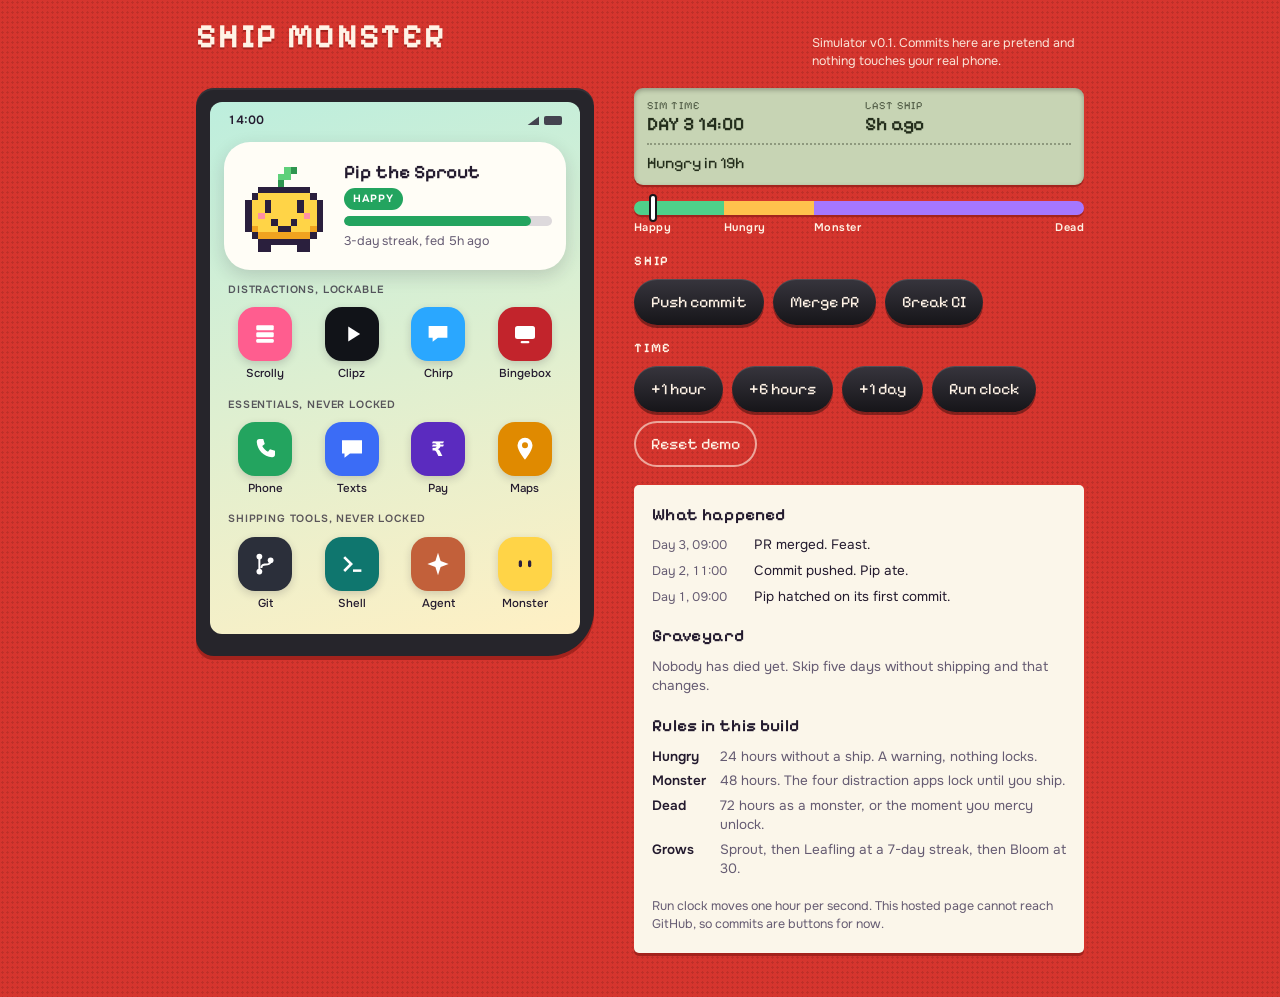
<file: simulator/index.html>
<!DOCTYPE html>
<html lang="en">
<head>
<meta charset="utf-8">
<meta name="viewport" content="width=device-width, initial-scale=1">
<title>Ship Monster Simulator</title>
<link rel="preconnect" href="https://fonts.googleapis.com">
<link rel="preconnect" href="https://fonts.gstatic.com" crossorigin>
<link href="https://fonts.googleapis.com/css2?family=Onest:wght@400;500;600;700&amp;family=Pixelify+Sans:wght@400;600;700&amp;display=swap" rel="stylesheet">
<style>
:root {
  /* layout: the page is the red handheld. Its screen shows the phone, its keys drive shipping and time,
     and a paper leaflet underneath holds the log and the graveyard. One visual world, single theme. */
  --shell: #d5352e;
  --shell-deep: #a3231d;
  --bezel: #26252b;
  --key: #161519;
  --key-top: #37353d;
  --print: #fff3e6;
  --lcd: #c7d4b4;
  --lcd-ink: #232d1b;
  --leaflet: #fbf6ea;
  --ink: #231a2e;
  --ink-soft: #655b72;
  --ok: #23a45f;
  --warn: #e08a00;
  --bad: #e5384b;
  --monster: #8a4dff;
  --display: "Pixelify Sans", "Courier New", monospace;
  --body: "Onest", system-ui, -apple-system, "Segoe UI", Roboto, sans-serif;
  color-scheme: light;
}

* { box-sizing: border-box; }
html, body { margin: 0; }
body {
  background-color: var(--shell);
  background-image: radial-gradient(rgba(0, 0, 0, .11) 1px, transparent 1.3px);
  background-size: 5px 5px;
  color: var(--print);
  font-family: var(--body);
  font-size: 15px;
  line-height: 1.45;
  -webkit-text-size-adjust: 100%;
}
button { font: inherit; color: inherit; cursor: pointer; }
button:focus-visible, .app:focus-visible { outline: 3px solid #fff; outline-offset: 2px; }
canvas { image-rendering: pixelated; image-rendering: crisp-edges; display: block; }

.unit {
  max-width: 430px;
  margin: 0 auto;
  padding: 20px 16px 44px;
  display: flex;
  flex-direction: column;
  gap: 18px;
}
@media (min-width: 900px) {
  .unit { max-width: 920px; display: grid; grid-template-columns: 398px 1fr; column-gap: 40px; row-gap: 18px; align-items: start; }
  .brand { grid-column: 1 / -1; }
  .bezel { grid-row: 2 / span 2; }
}

/* brand, printed on the shell */
.brand { display: flex; align-items: baseline; justify-content: space-between; gap: 12px; flex-wrap: wrap; }
.brand h1 {
  margin: 0;
  font-family: var(--display);
  font-weight: 700;
  font-size: 34px;
  line-height: 1;
  letter-spacing: .04em;
  text-transform: uppercase;
  text-shadow: 0 2px 0 var(--shell-deep);
}
.brand p { margin: 0; font-size: 12.5px; opacity: .92; max-width: 34ch; }

/* screen */
.bezel {
  background: var(--bezel);
  border-radius: 18px 18px 46px 18px;
  padding: 14px 14px 22px;
  box-shadow: 0 4px 0 var(--shell-deep), inset 0 2px 0 rgba(255, 255, 255, .06);
}
.screen {
  --wall-a: #bdeedd; --wall-b: #fff0c4; --card: #fffdf6; --card-ink: #231a2e; --card-soft: #655b72; --on-wall: #231a2e;
  position: relative;
  overflow: hidden;
  border-radius: 12px;
  min-height: 512px;
  background: linear-gradient(165deg, var(--wall-a), var(--wall-b));
  color: var(--on-wall);
  transition: background .4s;
}
.screen[data-status="egg"] { --wall-a: #d6eaff; --wall-b: #fff2dc; }
.screen[data-status="hungry"] { --wall-a: #ffd79a; --wall-b: #f6a39c; }
.screen[data-status="monster"] { --wall-a: #24143f; --wall-b: #5c1f6e; --card: #3c2568; --card-ink: #f6eeff; --card-soft: #c9b6ee; --on-wall: #f6eeff; }
.screen[data-status="dead"] { --wall-a: #c6c9d2; --wall-b: #ebebf0; }

.statusbar { display: flex; justify-content: space-between; align-items: center; padding: 10px 18px 4px; font-size: 12px; font-weight: 600; font-variant-numeric: tabular-nums; }
.sb-right { display: flex; gap: 5px; align-items: center; }
.sb-right i { display: block; background: currentColor; opacity: .8; }
.sb-right .sig { width: 12px; height: 9px; clip-path: polygon(0 100%, 100% 0, 100% 100%); }
.sb-right .bat { width: 18px; height: 9px; border-radius: 2px; }

.widget {
  margin: 8px 14px 10px;
  padding: 12px 14px 12px 8px;
  border-radius: 26px;
  background: var(--card);
  color: var(--card-ink);
  display: flex;
  align-items: center;
  gap: 8px;
  box-shadow: 0 6px 18px rgba(35, 26, 46, .16);
  transition: background .4s, color .4s;
}
.poke { background: none; border: 0; padding: 0; border-radius: 18px; flex: none; }
.poke canvas { width: 104px; height: 104px; }
.w-info { display: flex; flex-direction: column; gap: 6px; min-width: 0; flex: 1; }
.w-name { font-family: var(--display); font-weight: 600; font-size: 19px; line-height: 1.1; }
.pill {
  align-self: flex-start;
  font-size: 10.5px; font-weight: 700; letter-spacing: .09em; text-transform: uppercase;
  padding: 3px 9px; border-radius: 999px; color: #fff; background: var(--ok);
}
.pill[data-kind="egg"] { background: #4c86d9; }
.pill[data-kind="hungry"] { background: var(--warn); }
.pill[data-kind="sick"] { background: #6f9a2b; }
.pill[data-kind="monster"] { background: var(--monster); }
.pill[data-kind="dead"] { background: #6d7280; }
.belly { height: 10px; border-radius: 999px; background: rgba(120, 110, 140, .25); overflow: hidden; }
.belly-fill { display: block; height: 100%; width: 100%; border-radius: 999px; background: var(--ok); transition: width .35s, background .35s; }
.belly-fill[data-level="mid"] { background: var(--warn); }
.belly-fill[data-level="low"] { background: var(--bad); }
.w-meta { font-size: 12.5px; color: var(--card-soft); }
.hatch {
  align-self: flex-start; border: 0; border-radius: 999px; padding: 8px 14px; min-height: 40px;
  background: var(--ink); color: #fff; font-family: var(--display); font-size: 15px;
}

.apps { padding: 2px 14px 18px; display: flex; flex-direction: column; gap: 10px; }
.app-cap { font-size: 10.5px; font-weight: 600; letter-spacing: .08em; text-transform: uppercase; opacity: .72; margin: 0 4px 6px; }
.app-row { display: grid; grid-template-columns: repeat(4, 1fr); gap: 4px; }
.app { background: none; border: 0; padding: 4px 0; border-radius: 14px; display: flex; flex-direction: column; align-items: center; gap: 5px; min-width: 0; }
.icon { position: relative; width: 54px; height: 54px; border-radius: 17px; display: grid; place-items: center; box-shadow: 0 3px 8px rgba(35, 26, 46, .18); transition: filter .3s; }
.icon svg { width: 30px; height: 30px; fill: #fff; }
.app-name { font-size: 11.5px; font-weight: 500; max-width: 100%; overflow: hidden; text-overflow: ellipsis; white-space: nowrap; }
.app[data-locked="true"] .icon { filter: grayscale(1) brightness(.55); }
.app[data-locked="true"] .icon::after {
  content: ""; position: absolute; right: -5px; top: -5px; width: 20px; height: 20px; border-radius: 50%;
  background: var(--monster) url("data:image/svg+xml,%3Csvg xmlns='http://www.w3.org/2000/svg' viewBox='0 0 20 20'%3E%3Cpath fill='%23fff' d='M6.5 9V7.2a3.5 3.5 0 0 1 7 0V9h.8v5.6H5.7V9zm1.6 0h3.8V7.2a1.9 1.9 0 0 0-3.8 0z'/%3E%3C/svg%3E") center / 20px no-repeat;
  filter: none; box-shadow: 0 0 0 2px #24143f;
}
.app[data-locked="true"] .app-name { opacity: .6; }

.toast {
  position: absolute; left: 12px; right: 12px; bottom: 12px; z-index: 3;
  background: rgba(22, 17, 30, .94); color: #fff; font-size: 13px; padding: 10px 13px; border-radius: 13px;
  opacity: 0; transform: translateY(8px); transition: opacity .2s, transform .2s; pointer-events: none;
}
.toast.show { opacity: 1; transform: none; }

.lock {
  position: absolute; inset: 0; z-index: 2;
  background: radial-gradient(120% 80% at 50% 30%, #5a2390, #1b0f33 70%);
  color: #f6eeff;
  display: flex; flex-direction: column; align-items: center; justify-content: center; gap: 10px;
  padding: 22px 22px 26px; text-align: center;
}
.lock[hidden] { display: none; }
.lock canvas { width: 176px; height: 176px; }
.lock h2 { margin: 0; font-family: var(--display); font-weight: 700; font-size: 30px; line-height: 1.05; letter-spacing: .03em; text-wrap: balance; }
.lock p { margin: 0; font-size: 14px; max-width: 30ch; }
.lock .count { font-family: var(--display); font-size: 15px; color: #ffcf6b; font-variant-numeric: tabular-nums; }
.lock-actions { display: flex; flex-direction: column; gap: 8px; width: 100%; max-width: 260px; margin-top: 6px; }
.lock-actions button { border-radius: 999px; min-height: 46px; padding: 10px 16px; font-family: var(--display); font-size: 16px; }
.btn-home { background: #fff; color: #231a2e; border: 0; }
.btn-mercy { background: transparent; color: #ff9aa5; border: 2px solid #ff6b7a; }
.btn-mercy[data-armed="true"] { background: #e5384b; color: #fff; border-color: #e5384b; }
.lock small { font-size: 12px; opacity: .78; max-width: 32ch; }

/* deck */
.deck { display: flex; flex-direction: column; gap: 16px; }
.lcd {
  background: var(--lcd); color: var(--lcd-ink); font-family: var(--display);
  border-radius: 9px; padding: 10px 13px 11px; display: grid; grid-template-columns: 1fr 1fr; gap: 4px 12px;
  box-shadow: inset 0 2px 5px rgba(0, 0, 0, .28), 0 2px 0 var(--shell-deep);
  font-variant-numeric: tabular-nums;
}
.lcd-k { display: block; font-size: 11px; letter-spacing: .1em; opacity: .7; }
.lcd-v { display: block; font-size: 19px; font-weight: 600; line-height: 1.15; }
.lcd-next { grid-column: 1 / -1; font-size: 16px; padding-top: 6px; margin-top: 3px; border-top: 2px dotted rgba(35, 45, 27, .35); }

.track-wrap { display: flex; flex-direction: column; gap: 5px; }
.track { position: relative; height: 14px; border-radius: 999px; display: grid; grid-template-columns: 20% 20% 60%; overflow: visible; box-shadow: 0 2px 0 var(--shell-deep); }
.track span { display: block; }
.track .seg-ok { background: #4fd08a; border-radius: 999px 0 0 999px; }
.track .seg-warn { background: #ffc24d; }
.track .seg-mon { background: #a577ff; border-radius: 0 999px 999px 0; }
.needle { position: absolute; top: -5px; width: 4px; height: 24px; margin-left: -2px; border-radius: 2px; background: #fff; box-shadow: 0 0 0 2px var(--key); transition: left .35s; }
.needle[hidden] { display: none; }
.track-labels { display: grid; grid-template-columns: 20% 20% 1fr auto; font-size: 11px; font-weight: 600; letter-spacing: .04em; }
.track-labels span:last-child { text-align: right; }

.keys { display: grid; gap: 14px; }
.keygroup h2 { margin: 0 0 8px; font-family: var(--display); font-weight: 600; font-size: 13px; letter-spacing: .14em; text-transform: uppercase; }
.keyrow { display: flex; flex-wrap: wrap; gap: 9px; }
.key {
  border: 0; border-radius: 999px; padding: 11px 17px; min-height: 46px;
  background: linear-gradient(var(--key-top), var(--key)); color: var(--print);
  font-family: var(--display); font-size: 16px; line-height: 1.1;
  box-shadow: 0 3px 0 rgba(0, 0, 0, .38), inset 0 1px 0 rgba(255, 255, 255, .13);
}
.key:active { transform: translateY(2px); box-shadow: 0 1px 0 rgba(0, 0, 0, .38), inset 0 1px 0 rgba(255, 255, 255, .13); }
.key:disabled { opacity: .42; cursor: default; }
.key[aria-pressed="true"] { background: linear-gradient(#2c7a4f, #1c5a39); }
.key.quiet { background: transparent; box-shadow: inset 0 0 0 2px rgba(255, 243, 230, .6); }

/* leaflet */
.leaflet { background: var(--leaflet); color: var(--ink); border-radius: 5px; padding: 18px 18px 20px; box-shadow: 0 3px 0 var(--shell-deep); display: flex; flex-direction: column; gap: 18px; }
.leaflet h2 { margin: 0 0 8px; font-family: var(--display); font-weight: 600; font-size: 17px; letter-spacing: .02em; }
.leaflet p { margin: 0; }
.log { list-style: none; margin: 0; padding: 0; display: flex; flex-direction: column; gap: 6px; font-size: 13.5px; }
.log li { display: grid; grid-template-columns: 92px 1fr; gap: 10px; }
.log time { color: var(--ink-soft); font-variant-numeric: tabular-nums; font-size: 12.5px; padding-top: 1px; }
.graves { list-style: none; margin: 0; padding: 0; display: flex; flex-direction: column; gap: 10px; }
.grave { display: grid; grid-template-columns: 56px 1fr; gap: 12px; align-items: center; border: 1.5px solid rgba(35, 26, 46, .16); border-radius: 12px; padding: 10px 12px; }
.grave canvas { width: 56px; height: 56px; }
.grave p { font-size: 13.5px; }
.copy { margin-top: 6px; border: 0; border-radius: 999px; background: var(--ink); color: #fff; font-size: 12.5px; font-weight: 600; padding: 7px 12px; min-height: 34px; }
.empty { font-size: 13.5px; color: var(--ink-soft); }
.rules { margin: 0; display: grid; grid-template-columns: auto 1fr; gap: 5px 14px; font-size: 13.5px; }
.rules dt { font-weight: 600; }
.rules dd { margin: 0; color: var(--ink-soft); }
.fine { font-size: 12.5px; color: var(--ink-soft); }

@media (prefers-reduced-motion: reduce) {
  * { transition: none !important; }
}

</style>
</head>
<body>
<main class="unit">
  <header class="brand">
    <h1>Ship Monster</h1>
    <p>Simulator v0.1. Commits here are pretend and nothing touches your real phone.</p>
  </header>

  <section class="bezel" aria-label="Simulated Android home screen">
    <div class="screen" id="screen" data-status="happy">
      <div class="statusbar">
        <span id="sbClock">14:00</span>
        <span class="sb-right" aria-hidden="true"><i class="sig"></i><i class="bat"></i></span>
      </div>

      <div class="widget" id="widget">
        <button class="poke" id="poke" type="button" aria-label="Poke the pet">
          <canvas id="petCanvas" width="16" height="16"></canvas>
        </button>
        <div class="w-info">
          <span class="w-name" id="wName">Pip the Sprout</span>
          <span class="pill" id="wPill" data-kind="happy">Happy</span>
          <span class="belly" id="wBellyWrap" role="img" aria-label="Belly"><span class="belly-fill" id="wBelly"></span></span>
          <span class="w-meta" id="wMeta">3-day streak, fed 5h ago</span>
          <button class="hatch" id="hatch" type="button" hidden>Hatch a new egg</button>
        </div>
      </div>

      <div class="apps" id="apps"></div>

      <div class="lock" id="lock" hidden>
        <canvas id="lockCanvas" width="16" height="16"></canvas>
        <h2>Feed me commits</h2>
        <p id="lockText">Scrolly is closed.</p>
        <span class="count" id="lockCount">Dies in 2d 3h</span>
        <div class="lock-actions">
          <button class="btn-home" id="lockHome" type="button">Back to home</button>
          <button class="btn-mercy" id="lockMercy" type="button">Mercy unlock</button>
        </div>
        <small id="lockFine">Mercy unlock opens your apps now and kills the pet.</small>
      </div>

      <div class="toast" id="toast" role="status" aria-live="polite"></div>
    </div>
  </section>

  <section class="deck" aria-label="Simulator controls">
    <div class="lcd">
      <div><span class="lcd-k">SIM TIME</span><span class="lcd-v" id="lcdTime">DAY 3 14:00</span></div>
      <div><span class="lcd-k">LAST SHIP</span><span class="lcd-v" id="lcdFed">5h ago</span></div>
      <div class="lcd-next" id="lcdNext">Hungry in 19h</div>
    </div>

    <div class="track-wrap">
      <div class="track" role="img" id="track" aria-label="Hours since last ship">
        <span class="seg-ok"></span><span class="seg-warn"></span><span class="seg-mon"></span>
        <i class="needle" id="needle"></i>
      </div>
      <div class="track-labels" aria-hidden="true"><span>Happy</span><span>Hungry</span><span>Monster</span><span>Dead</span></div>
    </div>

    <div class="keys">
      <div class="keygroup">
        <h2>Ship</h2>
        <div class="keyrow">
          <button class="key" id="kCommit" type="button">Push commit</button>
          <button class="key" id="kMerge" type="button">Merge PR</button>
          <button class="key" id="kCI" type="button" aria-pressed="false">Break CI</button>
        </div>
      </div>
      <div class="keygroup">
        <h2>Time</h2>
        <div class="keyrow">
          <button class="key" id="kH1" type="button">+1 hour</button>
          <button class="key" id="kH6" type="button">+6 hours</button>
          <button class="key" id="kD1" type="button">+1 day</button>
          <button class="key" id="kRun" type="button" aria-pressed="false">Run clock</button>
          <button class="key quiet" id="kReset" type="button">Reset demo</button>
        </div>
      </div>
    </div>
  </section>

  <section class="leaflet">
    <div>
      <h2>What happened</h2>
      <ol class="log" id="log"></ol>
    </div>
    <div>
      <h2>Graveyard</h2>
      <ul class="graves" id="graves"></ul>
      <p class="empty" id="noGraves">Nobody has died yet. Skip five days without shipping and that changes.</p>
    </div>
    <div>
      <h2>Rules in this build</h2>
      <dl class="rules">
        <dt>Hungry</dt><dd>24 hours without a ship. A warning, nothing locks.</dd>
        <dt>Monster</dt><dd>48 hours. The four distraction apps lock until you ship.</dd>
        <dt>Dead</dt><dd>72 hours as a monster, or the moment you mercy unlock.</dd>
        <dt>Grows</dt><dd>Sprout, then Leafling at a 7-day streak, then Bloom at 30.</dd>
      </dl>
    </div>
    <p class="fine">Run clock moves one hour per second. This hosted page cannot reach GitHub, so commits are buttons for now.</p>
  </section>
</main>

<script>
/* Ship Monster engine: pure state logic, no DOM. Time is simulated milliseconds. */
(function (root, factory) {
  var api = factory();
  if (typeof module === 'object' && module.exports) module.exports = api;
  else root.ShipPetEngine = api;
})(typeof self !== 'undefined' ? self : this, function () {
  var H = 3600e3, D = 24 * H;
  var RULES = { hungryAt: 24, monsterAt: 48, monsterHours: 72, leaflingStreak: 7, bloomStreak: 30 };
  var DEAD_AT = RULES.monsterAt + RULES.monsterHours; // hours since last ship
  var NAMES = ['Pip', 'Mochi', 'Byte', 'Nugget', 'Dot', 'Fig', 'Zip', 'Pebble'];
  var FORMS = ['egg', 'sprout', 'leafling', 'bloom'];

  function newPet(now, n) {
    return {
      name: NAMES[n % NAMES.length], bornAt: now, hatchedAt: null, lastFedAt: null,
      streak: 0, bestStreak: 0, lastShipDay: null, form: 'egg',
      commits: 0, merges: 0, ciFailing: false, dead: null
    };
  }

  function createState(now) {
    return { now: now || 0, petCount: 1, pet: newPet(now || 0, 0), graveyard: [], log: [] };
  }

  function hoursSinceFed(s) {
    var p = s.pet;
    if (p.lastFedAt == null) return 0;
    var end = p.dead ? p.dead.at : s.now;
    return (end - p.lastFedAt) / H;
  }

  function status(s) {
    var p = s.pet;
    if (p.dead) return 'dead';
    if (p.hatchedAt == null) return 'egg';
    var h = hoursSinceFed(s);
    if (h >= RULES.monsterAt) return 'monster';
    if (h >= RULES.hungryAt) return 'hungry';
    return 'happy';
  }

  /* 1 = just fed, 0 = monster threshold reached */
  function fullness(s) {
    var st = status(s);
    if (st === 'egg') return 1;
    if (st === 'dead') return 0;
    return Math.max(0, Math.min(1, 1 - hoursSinceFed(s) / RULES.monsterAt));
  }

  function hoursToNext(s) {
    var st = status(s), h = hoursSinceFed(s);
    if (st === 'happy') return RULES.hungryAt - h;
    if (st === 'hungry') return RULES.monsterAt - h;
    if (st === 'monster') return DEAD_AT - h;
    return null;
  }

  function formFor(p) {
    var target = p.streak >= RULES.bloomStreak ? 'bloom' : p.streak >= RULES.leaflingStreak ? 'leafling' : 'sprout';
    return FORMS.indexOf(target) > FORMS.indexOf(p.form) ? target : p.form;
  }

  function die(s, cause, at) {
    var p = s.pet;
    p.dead = { at: at, cause: cause };
    var start = p.hatchedAt == null ? p.bornAt : p.hatchedAt;
    s.graveyard.unshift({
      name: p.name, form: p.form, cause: cause, diedAt: at,
      days: Math.max(0, Math.floor((at - start) / D)),
      bestStreak: p.bestStreak, ships: p.commits + p.merges
    });
  }

  function ship(s, kind) {
    var p = s.pet;
    if (p.dead) return { ok: false, reason: 'dead' };
    var was = status(s);
    var hatched = false;
    if (p.hatchedAt == null) { p.hatchedAt = s.now; hatched = true; }
    var day = Math.floor(s.now / D);
    if (p.lastShipDay == null || day > p.lastShipDay + 1) p.streak = 1;
    else if (day === p.lastShipDay + 1) p.streak += 1;
    p.lastShipDay = day;
    if (p.streak > p.bestStreak) p.bestStreak = p.streak;
    p.lastFedAt = s.now;
    if (kind === 'merge') p.merges += 1; else p.commits += 1;
    var before = p.form;
    p.form = formFor(p);
    return { ok: true, was: was, hatched: hatched, evolved: before !== p.form && !hatched ? p.form : null, kind: kind === 'merge' ? 'merge' : 'commit' };
  }

  function advance(s, hours) {
    var before = status(s);
    s.now += hours * H;
    var p = s.pet;
    if (!p.dead && p.hatchedAt != null && hoursSinceFed(s) >= DEAD_AT) {
      die(s, 'starved', p.lastFedAt + DEAD_AT * H);
    }
    return { before: before, after: status(s) };
  }

  function mercy(s) {
    if (status(s) !== 'monster') return { ok: false };
    die(s, 'mercy', s.now);
    return { ok: true };
  }

  function hatchNew(s) {
    if (!s.pet.dead) return { ok: false };
    s.pet = newPet(s.now, s.petCount);
    s.petCount += 1;
    return { ok: true };
  }

  function setCI(s, failing) {
    if (s.pet.dead) return { ok: false };
    s.pet.ciFailing = !!failing;
    return { ok: true };
  }

  function epitaph(g) {
    var lived = g.days < 1 ? 'Lived less than a day.' : 'Lived ' + g.days + (g.days === 1 ? ' day.' : ' days.');
    var how = g.cause === 'mercy'
      ? 'Mercy-unlocked so its owner could scroll.'
      : 'Starved after ' + RULES.monsterHours + ' hours as a monster.';
    return 'R.I.P. ' + g.name + '. ' + lived + ' ' + how;
  }

  return {
    H: H, D: D, RULES: RULES, DEAD_AT: DEAD_AT, FORMS: FORMS,
    createState: createState, status: status, hoursSinceFed: hoursSinceFed, fullness: fullness,
    hoursToNext: hoursToNext, ship: ship, advance: advance, mercy: mercy, hatchNew: hatchNew,
    setCI: setCI, epitaph: epitaph
  };
});

</script>
<script>
/* Ship Monster sprites: 16x16 pixel grids drawn to a 16x16 canvas, scaled up in CSS. */
(function (root) {
  var PAL = {
    o: '#2a1f3d', y: '#ffd447', Y: '#f0a31f', p: '#ff8fa3', g: '#5fd07a', G: '#2f9550',
    f: '#ff7eb6', c: '#fff0a0', b: '#6ec3ff', w: '#fffaf0',
    e: '#fff3d6', E: '#ecd3a0',
    m: '#9a5cff', M: '#6a35d6', r: '#ff3b4e', h: '#ffe2a0', s: '#d7dbe3',
    t: '#b4bac6', T: '#7b8394'
  };
  var SICK = { y: '#cfe59a', Y: '#9cc266' };

  var SPROUT = [
    '................',
    '................',
    '........gG......',
    '.......gg.......',
    '.......G........',
    '....oooooooo....',
    '...oyyyyyyyyo...',
    '..oyyyyyyyyyyo..',
    '..oyyyyyyyyyyo..',
    '..oyyyyyyyyyyo..',
    '..oyyyyyyyyyyo..',
    '..oYyyyyyyyyYo..',
    '...oYYYYYYYYo...',
    '....oooooooo....',
    '....oo....oo....',
    '................'
  ];
  var LEAFLING = [
    '.....gG..Gg.....',
    '......gGGg......',
    '.......GG.......',
    '...oooooooooo...',
    '..oyyyyyyyyyyo..',
    '.oyyyyyyyyyyyyo.',
    '.oyyyyyyyyyyyyo.',
    '.oyyyyyyyyyyyyo.',
    '.oyyyyyyyyyyyyo.',
    'ooyyyyyyyyyyyyoo',
    '.oyyyyyyyyyyyyo.',
    '.oYyyyyyyyyyyYo.',
    '..oYYYYYYYYYYo..',
    '...oooooooooo...',
    '...ooo....ooo...',
    '................'
  ];
  var BLOOM = LEAFLING.slice();
  BLOOM[0] = '......ffff......';
  BLOOM[1] = '.....ffccff.....';
  BLOOM[2] = '......fGGf......';

  var EGG = [
    '................',
    '................',
    '......oooo......',
    '.....oeeeeo.....',
    '....oeeeeeeo....',
    '....oeeyeeeo....',
    '...oeeeeeeeeo...',
    '...oeeeeeyyeo...',
    '...oeyeeeyyeo...',
    '...oeeeeeeeeo...',
    '...oeeeeeeeeo...',
    '...oEeeeeeeEo...',
    '....oEEEEEEo....',
    '.....oooooo.....',
    '................',
    '................'
  ];
  var MONSTER = [
    '..h.......h.....',
    '..hh.....hh.....',
    '..ooooooooo.....',
    '.ommmmmmmmmo....',
    '.ommmmmmmmmo.s.s',
    '.omrrmmmrrmo.s.s',
    '.omrommmormo.sss',
    '.ommmmmmmmmo..s.',
    '.owowowowowo..s.',
    '.ooooooooooomms.',
    '.oowowowowoo..s.',
    '.ommmmmmmmmo..s.',
    '.oMMMMMMMMMo....',
    '..ooooooooo.....',
    '..ooo...ooo.....',
    '................'
  ];
  var TOMB = [
    '................',
    '...oooooooooo...',
    '..otttttttttto..',
    '.otttttttttttto.',
    '.ottTTTtTtTTTto.',
    '.ottTtTtTtTtTto.',
    '.ottTTttTtTTTto.',
    '.ottTtTtTtTttto.',
    '.ottTtTtTtTttto.',
    '.otttttttttttto.',
    '.otttttttttttto.',
    '.oTTTTTTTTTTTTo.',
    '.oooooooooooooo.',
    'gGggGgGGgGggGgGg',
    '................',
    '................'
  ];

  var BODY = { sprout: SPROUT, leafling: LEAFLING, bloom: BLOOM };
  var ALL = { sprout: SPROUT, leafling: LEAFLING, bloom: BLOOM, egg: EGG, monster: MONSTER, tomb: TOMB };

  function paint(ctx, grid, pal, dx, dy) {
    for (var y = 0; y < 16; y++) {
      var row = grid[y];
      for (var x = 0; x < 16; x++) {
        var ch = row.charAt(x);
        if (ch === '.') continue;
        ctx.fillStyle = pal[ch] || PAL[ch];
        ctx.fillRect(x + dx, y + dy, 1, 1);
      }
    }
  }

  function face(ctx, mood, dx, dy, frame) {
    var ex1 = 5, ex2 = 10, ey = 7, my = 10;
    function px(x, y, col) { ctx.fillStyle = col; ctx.fillRect(x + dx, y + dy, 1, 1); }
    var ink = PAL.o;
    if (mood !== 'sick' && mood !== 'hungry') { px(ex1 - 1, ey + 2, PAL.p); px(ex2 + 1, ey + 2, PAL.p); }
    if (mood === 'joy') {
      px(ex1 - 1, ey + 1, ink); px(ex1, ey, ink); px(ex1 + 1, ey + 1, ink);
      px(ex2 - 1, ey + 1, ink); px(ex2, ey, ink); px(ex2 + 1, ey + 1, ink);
      px(6, my, ink); px(7, my, ink); px(8, my, ink); px(9, my, ink);
      px(7, my + 1, PAL.p); px(8, my + 1, PAL.p);
      if (frame % 2 === 0) { px(1, 3 - dy, PAL.c); px(14, 5 - dy, PAL.c); px(13, 1 - dy, PAL.w); }
      else { px(2, 1 - dy, PAL.w); px(15, 3 - dy, PAL.c); px(0, 6 - dy, PAL.c); }
    } else if (mood === 'hungry') {
      px(ex1 + 1, ey, ink); px(ex1, ey + 1, ink); px(ex1 - 1, ey + 1, ink);
      px(ex2 - 1, ey, ink); px(ex2, ey + 1, ink); px(ex2 + 1, ey + 1, ink);
      px(7, my, ink); px(8, my, ink); px(6, my + 1, ink); px(9, my + 1, ink);
      px(14, 2, PAL.b); px(14, 3, PAL.b);
    } else if (mood === 'sick') {
      px(ex1 - 1, ey + 1, ink); px(ex1, ey + 1, ink); px(ex2, ey + 1, ink); px(ex2 + 1, ey + 1, ink);
      px(6, my, ink); px(7, my + 1, ink); px(8, my, ink); px(9, my + 1, ink);
    } else {
      if (mood === 'blink') {
        px(ex1 - 1, ey + 1, ink); px(ex1, ey + 1, ink); px(ex2, ey + 1, ink); px(ex2 + 1, ey + 1, ink);
      } else {
        px(ex1, ey, ink); px(ex1, ey + 1, ink); px(ex2, ey, ink); px(ex2, ey + 1, ink);
      }
      px(6, my, ink); px(7, my + 1, ink); px(8, my + 1, ink); px(9, my, ink);
    }
  }

  /* o: { kind: 'pet'|'egg'|'monster'|'tomb', form, mood, frame, still } */
  function draw(ctx, o) {
    var frame = o.still ? 0 : (o.frame || 0);
    ctx.clearRect(0, 0, 16, 16);
    if (o.kind === 'tomb') return paint(ctx, TOMB, PAL, 0, 0);
    if (o.kind === 'monster') return paint(ctx, MONSTER, PAL, 0, frame % 2);
    if (o.kind === 'egg') {
      var w = frame % 4;
      return paint(ctx, EGG, PAL, w === 1 ? 1 : w === 3 ? -1 : 0, 0);
    }
    var dy = frame % 2;
    var pal = o.mood === 'sick' ? Object.assign({}, PAL, SICK) : PAL;
    paint(ctx, BODY[o.form] || SPROUT, pal, 0, dy);
    face(ctx, o.mood || 'happy', 0, dy, frame);
  }

  var api = { draw: draw, ALL: ALL, PAL: PAL };
  if (typeof module === 'object' && module.exports) module.exports = api;
  else root.ShipPetSprites = api;
})(typeof self !== 'undefined' ? self : this);

</script>
<script>
(function () {
  var E = self.ShipPetEngine, SP = self.ShipPetSprites;
  var $ = function (id) { return document.getElementById(id); };
  var KEY = 'shipmonster-sim-v1';
  var reduce = false;
  try { reduce = matchMedia('(prefers-reduced-motion: reduce)').matches; } catch (e) {}

  var FORM_LABEL = { egg: 'Egg', sprout: 'Sprout', leafling: 'Leafling', bloom: 'Bloom' };
  var G = {
    feed: '<rect x="5" y="5" width="14" height="4" rx="1"/><rect x="5" y="10.5" width="14" height="4" rx="1"/><rect x="5" y="16" width="14" height="3" rx="1"/>',
    play: '<path d="M9 6l9.5 6L9 18z"/>',
    chirp: '<path d="M4.5 5.5h15v9.5h-7.6l-4.2 3.2V15H4.5z"/>',
    tv: '<rect x="4" y="5.5" width="16" height="10.5" rx="2"/><rect x="8.5" y="17.6" width="7" height="1.8" rx=".9"/>',
    phone: '<path d="M7.6 4h3l1.2 4-2 1.6c1 2 2.6 3.6 4.6 4.6l1.6-2 4 1.2v3c0 1.4-1 2.3-2.4 2.2C10.9 18 6 13.1 5.4 6.400 5.3 5 6.200 4 7.600 4z"/>',
    texts: '<path d="M4 5h16v10.500H10.400L6 19v-3.500H4z"/>',
    pay: '<text x="12" y="17.600" text-anchor="middle" font-size="16" font-weight="700" font-family="system-ui, sans-serif">₹</text>',
    maps: '<path fill-rule="evenodd" d="M12 3a6 6 0 0 1 6 6c0 4.500-6 11.500-6 11.500S6 13.500 6 9a6 6 0 0 1 6-6zm0 3.600a2.400 2.400 0 1 0 0 4.800 2.400 2.400 0 0 0 0-4.800z"/>',
    git: '<circle cx="7.500" cy="6" r="2.300"/><circle cx="7.500" cy="18" r="2.300"/><circle cx="16.500" cy="9" r="2.300"/><rect x="6.700" y="7.500" width="1.600" height="9"/><path d="M8.300 15.200c0-2.600 1.800-3.600 4.300-3.600 1.700 0 2.700-.4 3.100-1.500l1.500.5c-.7 2-2.400 2.600-4.600 2.600-1.800 0-2.700.6-2.700 2z"/>',
    shell: '<path d="M5 7.200l4.800 4.800L5 16.800l1.500 1.500 6.300-6.300-6.300-6.300z"/><rect x="12.800" y="16.300" width="6.700" height="2"/>',
    agent: '<path d="M12 3l2.100 6.600L20.500 12l-6.400 2.300L12 21l-2.100-6.700L3.500 12l6.400-2.400z"/>',
    pet: '<rect x="7" y="9" width="2.600" height="5.500" rx="1.300" fill="#2a1f3d"/><rect x="14.400" y="9" width="2.600" height="5.500" rx="1.300" fill="#2a1f3d"/>'
  };
  var GROUPS = [
    { id: 'fun', cap: 'Distractions, lockable', apps: [
      { name: 'Scrolly', color: '#ff5d8f', glyph: 'feed' }, { name: 'Clipz', color: '#111318', glyph: 'play' },
      { name: 'Chirp', color: '#2aa7ff', glyph: 'chirp' }, { name: 'Bingebox', color: '#c2242c', glyph: 'tv' } ] },
    { id: 'need', cap: 'Essentials, never locked', apps: [
      { name: 'Phone', color: '#23a45f', glyph: 'phone' }, { name: 'Texts', color: '#3b6cf6', glyph: 'texts' },
      { name: 'Pay', color: '#5b2bbf', glyph: 'pay' }, { name: 'Maps', color: '#e08a00', glyph: 'maps' } ] },
    { id: 'ship', cap: 'Shipping tools, never locked', apps: [
      { name: 'Git', color: '#2b2f3a', glyph: 'git' }, { name: 'Shell', color: '#0f766e', glyph: 'shell' },
      { name: 'Agent', color: '#c2603a', glyph: 'agent' }, { name: 'Monster', color: '#ffd447', glyph: 'pet' } ] }
  ];

  var S, frame = 0, joyUntil = 0, lockedApp = null, toastTimer = null, runTimer = null, mercyArmed = false, mercyTimer = null;
  var petCtx = $('petCanvas').getContext('2d'), lockCtx = $('lockCanvas').getContext('2d');

  /* ---------- formatting ---------- */
  function pad(n) { return n < 10 ? '0' + n : '' + n; }
  function dayOf(t) { return Math.floor(t / E.D) + 1; }
  function hourOf(t) { return Math.floor((t % E.D) / E.H); }
  function stamp(t) { return 'Day ' + dayOf(t) + ', ' + pad(hourOf(t)) + ':00'; }
  function dur(h) {
    h = Math.max(0, h);
    if (h < 1) return 'under 1h';
    if (h < 48) return Math.floor(h) + 'h';
    var d = Math.floor(h / 24), r = Math.floor(h % 24);
    return d + 'd' + (r ? ' ' + r + 'h' : '');
  }

  /* ---------- state ---------- */
  function addLog(text) { S.log.unshift({ t: S.now, text: text }); if (S.log.length > 30) S.log.length = 30; }
  function demo() {
    var s = E.createState(9 * E.H);
    S = s;
    E.ship(s, 'commit'); addLog('Pip hatched on its first commit.');
    E.advance(s, 26); E.ship(s, 'commit'); addLog('Commit pushed. Pip ate.');
    E.advance(s, 22); E.ship(s, 'merge'); addLog('PR merged. Feast.');
    E.advance(s, 5);
    return s;
  }
  function valid(d) { return d && typeof d.now === 'number' && d.pet && Array.isArray(d.graveyard) && Array.isArray(d.log); }
  function load() { try { var d = JSON.parse(localStorage.getItem(KEY)); return valid(d) ? d : null; } catch (e) { return null; } }
  function save() { try { localStorage.setItem(KEY, JSON.stringify(S)); } catch (e) {} }

  /* ---------- drawing ---------- */
  function mood(st) {
    if (Date.now() < joyUntil) return 'joy';
    if (st === 'hungry') return 'hungry';
    if (S.pet.ciFailing) return 'sick';
    return frame % 9 === 8 ? 'blink' : 'happy';
  }
  function drawPet() {
    var st = E.status(S);
    var o = st === 'egg' ? { kind: 'egg' } : st === 'dead' ? { kind: 'tomb' } : st === 'monster' ? { kind: 'monster' }
      : { kind: 'pet', form: S.pet.form, mood: mood(st) };
    o.frame = frame; o.still = reduce && Date.now() >= joyUntil;
    SP.draw(petCtx, o);
    if (lockedApp) SP.draw(lockCtx, { kind: 'monster', frame: frame, still: reduce });
  }

  /* ---------- toast ---------- */
  function toast(msg) {
    var t = $('toast');
    t.textContent = msg; t.classList.add('show');
    clearTimeout(toastTimer);
    toastTimer = setTimeout(function () { t.classList.remove('show'); }, 2600);
  }

  /* ---------- apps ---------- */
  function buildApps() {
    var root = $('apps');
    GROUPS.forEach(function (g) {
      var wrap = document.createElement('div');
      var cap = document.createElement('p'); cap.className = 'app-cap'; cap.textContent = g.cap; wrap.appendChild(cap);
      var row = document.createElement('div'); row.className = 'app-row';
      g.apps.forEach(function (a) {
        var b = document.createElement('button');
        b.type = 'button'; b.className = 'app'; b.dataset.group = g.id; b.dataset.name = a.name;
        var ic = document.createElement('span'); ic.className = 'icon'; ic.style.background = a.color;
        ic.innerHTML = '<svg viewBox="0 0 24 24" aria-hidden="true">' + G[a.glyph] + '</svg>';
        var nm = document.createElement('span'); nm.className = 'app-name'; nm.textContent = a.name;
        b.appendChild(ic); b.appendChild(nm);
        b.addEventListener('click', function () { openApp(g.id, a.name); });
        row.appendChild(b);
      });
      wrap.appendChild(row); root.appendChild(wrap);
    });
  }
  function openApp(group, name) {
    var st = E.status(S), pn = S.pet.name;
    if (name === 'Monster') return toast('That is this app. The widget above is the whole point.');
    if (group === 'need') return toast(name + ' always opens. Essentials are never locked.');
    if (group === 'ship') return toast(name + ' always opens. You need it to feed ' + pn + '.');
    if (st === 'monster') { lockedApp = name; mercyArmed = false; clearTimeout(toastTimer); $('toast').classList.remove('show'); render(); return; }
    if (st === 'dead') return toast(name + ' opened. Nobody is guarding it now.');
    if (st === 'egg') return toast(name + ' opened. The egg cannot stop you yet.');
    if (st === 'hungry') return toast(name + ' opened. ' + pn + ' watches you scroll, hungry.');
    toast(name + ' opened. ' + pn + ' is fed, so scroll away.');
  }

  /* ---------- actions ---------- */
  function ship(kind) {
    var name = S.pet.name;
    var r = E.ship(S, kind);
    if (!r.ok) return toast(name + ' is dead. Hatch a new egg first.');
    joyUntil = Date.now() + (kind === 'merge' ? 2800 : 1500);
    var msg;
    if (r.hatched) msg = name + ' hatched on its first commit.';
    else if (r.was === 'monster') msg = (kind === 'merge' ? 'PR merged. ' : 'Commit pushed. ') + name + ' turned back. Apps unlocked.';
    else if (kind === 'merge') msg = 'PR merged. Feast.';
    else msg = 'Commit pushed. ' + name + ' ate.';
    addLog(msg);
    if (r.evolved) { addLog(name + ' grew into a ' + FORM_LABEL[r.evolved] + ' on a ' + S.pet.streak + '-day streak.'); msg = name + ' grew into a ' + FORM_LABEL[r.evolved] + '.'; }
    if (lockedApp) { msg = lockedApp + ' is open again. ' + name + ' turned back.'; lockedApp = null; }
    render(); toast(msg);
  }
  function advance(hours) {
    var name = S.pet.name;
    var r = E.advance(S, hours);
    if (r.before !== r.after) {
      if (r.after === 'hungry') { addLog(name + ' is hungry. 24 hours without a ship.'); toast(name + ' is hungry.'); }
      else if (r.after === 'monster') { addLog(name + ' turned into a monster. Distraction apps are locked.'); toast(name + ' turned into a monster.'); }
      else if (r.after === 'dead') { addLog(name + ' starved after 72 hours as a monster.'); toast(name + ' has died.'); lockedApp = null; stopRun(); }
    }
    render();
  }
  function toggleCI() {
    var next = !S.pet.ciFailing;
    if (!E.setCI(S, next).ok) return toast('No pet to make sick.');
    addLog(next ? 'CI is failing. ' + S.pet.name + ' feels sick.' : 'CI is green again.');
    render();
  }
  function mercy() {
    var name = S.pet.name;
    if (!mercyArmed) {
      mercyArmed = true; render();
      clearTimeout(mercyTimer);
      mercyTimer = setTimeout(function () { mercyArmed = false; render(); }, 4000);
      return;
    }
    clearTimeout(mercyTimer); mercyArmed = false;
    var app = lockedApp;
    if (E.mercy(S).ok) {
      addLog('Mercy unlock used. ' + name + ' died so ' + (app || 'the apps') + ' could open.');
      lockedApp = null; stopRun(); render(); toast((app || 'Apps') + ' unlocked. ' + name + ' is gone.');
    }
  }
  function hatch() {
    if (E.hatchNew(S).ok) { addLog('A new egg arrived. Its name is ' + S.pet.name + '.'); render(); toast('New egg. Push a commit to hatch it.'); }
  }
  function poke() {
    var st = E.status(S), n = S.pet.name;
    if (st === 'dead') return toast('Rest in peace, ' + n + '.');
    if (st === 'egg') return toast('The egg wobbles.');
    if (st === 'monster') return toast('It bit you.');
    joyUntil = Date.now() + 900; drawPet(); toast(n + ' wiggles.');
  }
  function stopRun() { if (runTimer) { clearInterval(runTimer); runTimer = null; } }
  function toggleRun() {
    if (runTimer) stopRun();
    else if (E.status(S) !== 'dead') runTimer = setInterval(function () { advance(1); }, 1000);
    render();
  }
  function reset() { stopRun(); lockedApp = null; joyUntil = 0; demo(); render(); toast('Back to the demo: Pip, day 3.'); }

  /* ---------- render ---------- */
  function render() {
    var st = E.status(S), p = S.pet, h = E.hoursSinceFed(S), full = E.fullness(S);
    if (st !== 'monster') lockedApp = null;
    $('screen').dataset.status = st;
    $('sbClock').textContent = pad(hourOf(S.now)) + ':00';

    $('wName').textContent = st === 'egg' ? p.name + ', still an egg' : st === 'dead' ? 'R.I.P. ' + p.name : p.name + ' the ' + FORM_LABEL[p.form];
    var kind = st === 'happy' && p.ciFailing ? 'sick' : st;
    var pill = $('wPill'); pill.dataset.kind = kind;
    pill.textContent = { egg: 'Egg', happy: 'Happy', sick: 'Sick, CI red', hungry: 'Hungry', monster: 'Monster', dead: 'Dead' }[kind];
    var belly = $('wBelly');
    belly.style.width = Math.round(full * 100) + '%';
    belly.dataset.level = full > 0.5 ? 'high' : full > 0 ? 'mid' : 'low';
    $('wBellyWrap').hidden = st === 'dead' || st === 'egg';
    $('wBellyWrap').setAttribute('aria-label', 'Belly ' + Math.round(full * 100) + ' percent full');
    $('wMeta').textContent = st === 'egg' ? 'Push a commit to hatch it.'
      : st === 'dead' ? (p.dead.cause === 'mercy' ? 'Mercy-unlocked.' : 'Starved as a monster.')
      : st === 'monster' ? 'Starving. Dies in ' + dur(E.hoursToNext(S)) + '.'
      : p.streak + '-day streak, fed ' + dur(h) + ' ago';
    $('hatch').hidden = st !== 'dead';

    var apps = document.querySelectorAll('.app');
    for (var i = 0; i < apps.length; i++) {
      var locked = st === 'monster' && apps[i].dataset.group === 'fun';
      apps[i].dataset.locked = locked ? 'true' : 'false';
      apps[i].setAttribute('aria-label', apps[i].dataset.name + (locked ? ', locked' : ''));
    }

    var lock = $('lock');
    lock.hidden = !lockedApp;
    if (lockedApp) {
      $('lockText').textContent = lockedApp + ' is closed. ' + p.name + ' has not eaten in ' + dur(h) + '. Push a commit and it turns back.';
      $('lockCount').textContent = 'Dies in ' + dur(E.hoursToNext(S));
      var mb = $('lockMercy');
      mb.dataset.armed = mercyArmed ? 'true' : 'false';
      mb.textContent = mercyArmed ? 'Tap again. ' + p.name + ' will die.' : 'Mercy unlock';
      $('lockFine').textContent = 'Mercy unlock opens ' + lockedApp + ' now and kills ' + p.name + '.';
    }

    $('lcdTime').textContent = 'DAY ' + dayOf(S.now) + ' ' + pad(hourOf(S.now)) + ':00';
    $('lcdFed').textContent = p.lastFedAt == null ? 'never' : st === 'dead' ? 'too late' : dur(h) + ' ago';
    var next = E.hoursToNext(S);
    $('lcdNext').textContent = st === 'egg' ? 'Push a commit to hatch'
      : st === 'happy' ? 'Hungry in ' + dur(next)
      : st === 'hungry' ? 'Monster in ' + dur(next)
      : st === 'monster' ? 'Dies in ' + dur(next) : 'Hatch a new egg to go again';
    var needle = $('needle');
    needle.hidden = st === 'egg';
    needle.style.left = Math.min(100, (h / E.DEAD_AT) * 100) + '%';
    $('track').setAttribute('aria-label', st === 'egg' ? 'Not hatched yet' : Math.floor(h) + ' hours since last ship, ' + st);

    var dead = st === 'dead';
    $('kCommit').disabled = dead; $('kMerge').disabled = dead; $('kCI').disabled = dead || st === 'egg';
    $('kCI').textContent = p.ciFailing ? 'Fix CI' : 'Break CI';
    $('kCI').setAttribute('aria-pressed', p.ciFailing ? 'true' : 'false');
    $('kRun').disabled = dead;
    $('kRun').textContent = runTimer ? 'Pause clock' : 'Run clock';
    $('kRun').setAttribute('aria-pressed', runTimer ? 'true' : 'false');

    var log = $('log'); log.textContent = '';
    S.log.slice(0, 8).forEach(function (e) {
      var li = document.createElement('li'), tm = document.createElement('time'), sp = document.createElement('span');
      tm.textContent = stamp(e.t); sp.textContent = e.text; li.appendChild(tm); li.appendChild(sp); log.appendChild(li);
    });

    var graves = $('graves'); graves.textContent = '';
    $('noGraves').hidden = S.graveyard.length > 0;
    S.graveyard.forEach(function (g) {
      var li = document.createElement('li'); li.className = 'grave';
      var c = document.createElement('canvas'); c.width = 16; c.height = 16; SP.draw(c.getContext('2d'), { kind: 'tomb' });
      var box = document.createElement('div'), tx = document.createElement('p'), bt = document.createElement('button');
      var text = E.epitaph(g);
      tx.textContent = text + ' Best streak ' + g.bestStreak + (g.bestStreak === 1 ? ' day.' : ' days.');
      bt.type = 'button'; bt.className = 'copy'; bt.textContent = 'Copy epitaph';
      bt.addEventListener('click', function () {
        var done = function () { bt.textContent = 'Copied'; setTimeout(function () { bt.textContent = 'Copy epitaph'; }, 1600); };
        var fail = function () { toast('Copy is blocked here. Long-press the text to copy it.'); };
        try { navigator.clipboard.writeText(text).then(done, fail); } catch (e) { fail(); }
      });
      box.appendChild(tx); box.appendChild(bt); li.appendChild(c); li.appendChild(box); graves.appendChild(li);
    });

    drawPet();
    save();
  }

  /* ---------- boot ---------- */
  function start(data) {
    S = valid(data) ? data : load();
    if (!S) demo();
    buildApps();
    $('poke').addEventListener('click', poke);
    $('hatch').addEventListener('click', hatch);
    $('kCommit').addEventListener('click', function () { ship('commit'); });
    $('kMerge').addEventListener('click', function () { ship('merge'); });
    $('kCI').addEventListener('click', toggleCI);
    $('kH1').addEventListener('click', function () { advance(1); });
    $('kH6').addEventListener('click', function () { advance(6); });
    $('kD1').addEventListener('click', function () { advance(24); });
    $('kRun').addEventListener('click', toggleRun);
    $('kReset').addEventListener('click', reset);
    $('lockHome').addEventListener('click', function () { lockedApp = null; mercyArmed = false; render(); });
    $('lockMercy').addEventListener('click', mercy);
    render();
    setInterval(function () { frame++; if (!reduce || Date.now() < joyUntil + 600) drawPet(); }, 480);
    try { if (self.claude && self.claude.hot && self.claude.hot.snapshot) self.claude.hot.snapshot(function () { return S; }); } catch (e) {}
  }
  var hot = self.claude && self.claude.hot;
  if (hot && hot.ready) hot.ready(start); else start(hot && hot.data ? hot.data : null);
})();

</script>
</body>
</html>
</file>
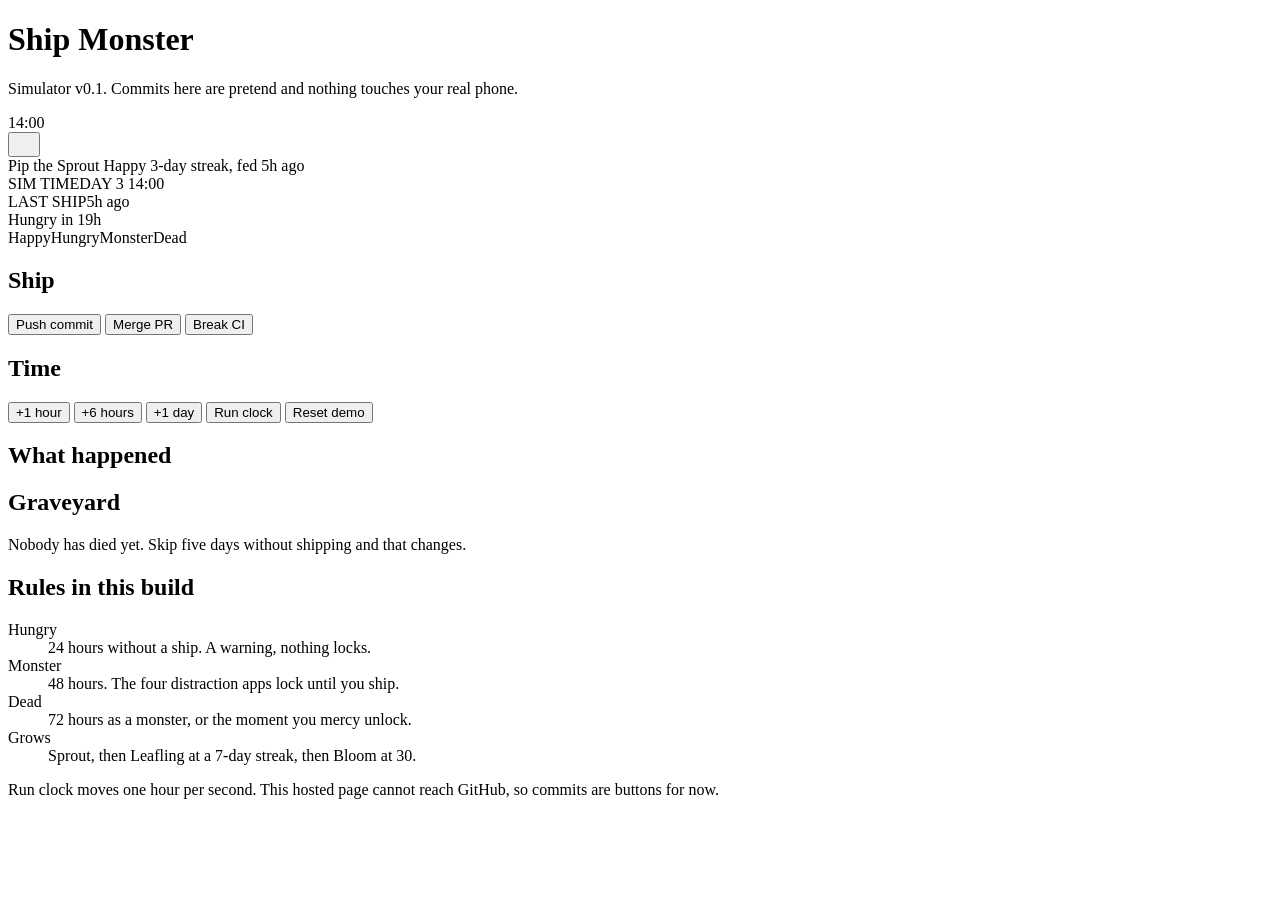
<file: simulator/shell.html>
<!DOCTYPE html>
<html lang="en">
<head>
<meta charset="utf-8">
<meta name="viewport" content="width=device-width, initial-scale=1">
<title>Ship Monster Simulator</title>
<link rel="preconnect" href="https://fonts.googleapis.com">
<link rel="preconnect" href="https://fonts.gstatic.com" crossorigin>
<link href="https://fonts.googleapis.com/css2?family=Onest:wght@400;500;600;700&amp;family=Pixelify+Sans:wght@400;600;700&amp;display=swap" rel="stylesheet">
<style>
/*__CSS__*/
</style>
</head>
<body>
<main class="unit">
  <header class="brand">
    <h1>Ship Monster</h1>
    <p>Simulator v0.1. Commits here are pretend and nothing touches your real phone.</p>
  </header>

  <section class="bezel" aria-label="Simulated Android home screen">
    <div class="screen" id="screen" data-status="happy">
      <div class="statusbar">
        <span id="sbClock">14:00</span>
        <span class="sb-right" aria-hidden="true"><i class="sig"></i><i class="bat"></i></span>
      </div>

      <div class="widget" id="widget">
        <button class="poke" id="poke" type="button" aria-label="Poke the pet">
          <canvas id="petCanvas" width="16" height="16"></canvas>
        </button>
        <div class="w-info">
          <span class="w-name" id="wName">Pip the Sprout</span>
          <span class="pill" id="wPill" data-kind="happy">Happy</span>
          <span class="belly" id="wBellyWrap" role="img" aria-label="Belly"><span class="belly-fill" id="wBelly"></span></span>
          <span class="w-meta" id="wMeta">3-day streak, fed 5h ago</span>
          <button class="hatch" id="hatch" type="button" hidden>Hatch a new egg</button>
        </div>
      </div>

      <div class="apps" id="apps"></div>

      <div class="lock" id="lock" hidden>
        <canvas id="lockCanvas" width="16" height="16"></canvas>
        <h2>Feed me commits</h2>
        <p id="lockText">Scrolly is closed.</p>
        <span class="count" id="lockCount">Dies in 2d 3h</span>
        <div class="lock-actions">
          <button class="btn-home" id="lockHome" type="button">Back to home</button>
          <button class="btn-mercy" id="lockMercy" type="button">Mercy unlock</button>
        </div>
        <small id="lockFine">Mercy unlock opens your apps now and kills the pet.</small>
      </div>

      <div class="toast" id="toast" role="status" aria-live="polite"></div>
    </div>
  </section>

  <section class="deck" aria-label="Simulator controls">
    <div class="lcd">
      <div><span class="lcd-k">SIM TIME</span><span class="lcd-v" id="lcdTime">DAY 3 14:00</span></div>
      <div><span class="lcd-k">LAST SHIP</span><span class="lcd-v" id="lcdFed">5h ago</span></div>
      <div class="lcd-next" id="lcdNext">Hungry in 19h</div>
    </div>

    <div class="track-wrap">
      <div class="track" role="img" id="track" aria-label="Hours since last ship">
        <span class="seg-ok"></span><span class="seg-warn"></span><span class="seg-mon"></span>
        <i class="needle" id="needle"></i>
      </div>
      <div class="track-labels" aria-hidden="true"><span>Happy</span><span>Hungry</span><span>Monster</span><span>Dead</span></div>
    </div>

    <div class="keys">
      <div class="keygroup">
        <h2>Ship</h2>
        <div class="keyrow">
          <button class="key" id="kCommit" type="button">Push commit</button>
          <button class="key" id="kMerge" type="button">Merge PR</button>
          <button class="key" id="kCI" type="button" aria-pressed="false">Break CI</button>
        </div>
      </div>
      <div class="keygroup">
        <h2>Time</h2>
        <div class="keyrow">
          <button class="key" id="kH1" type="button">+1 hour</button>
          <button class="key" id="kH6" type="button">+6 hours</button>
          <button class="key" id="kD1" type="button">+1 day</button>
          <button class="key" id="kRun" type="button" aria-pressed="false">Run clock</button>
          <button class="key quiet" id="kReset" type="button">Reset demo</button>
        </div>
      </div>
    </div>
  </section>

  <section class="leaflet">
    <div>
      <h2>What happened</h2>
      <ol class="log" id="log"></ol>
    </div>
    <div>
      <h2>Graveyard</h2>
      <ul class="graves" id="graves"></ul>
      <p class="empty" id="noGraves">Nobody has died yet. Skip five days without shipping and that changes.</p>
    </div>
    <div>
      <h2>Rules in this build</h2>
      <dl class="rules">
        <dt>Hungry</dt><dd>24 hours without a ship. A warning, nothing locks.</dd>
        <dt>Monster</dt><dd>48 hours. The four distraction apps lock until you ship.</dd>
        <dt>Dead</dt><dd>72 hours as a monster, or the moment you mercy unlock.</dd>
        <dt>Grows</dt><dd>Sprout, then Leafling at a 7-day streak, then Bloom at 30.</dd>
      </dl>
    </div>
    <p class="fine">Run clock moves one hour per second. This hosted page cannot reach GitHub, so commits are buttons for now.</p>
  </section>
</main>

<script>
/*__ENGINE__*/
</script>
<script>
/*__SPRITES__*/
</script>
<script>
/*__APP__*/
</script>
</body>
</html>
</file>
